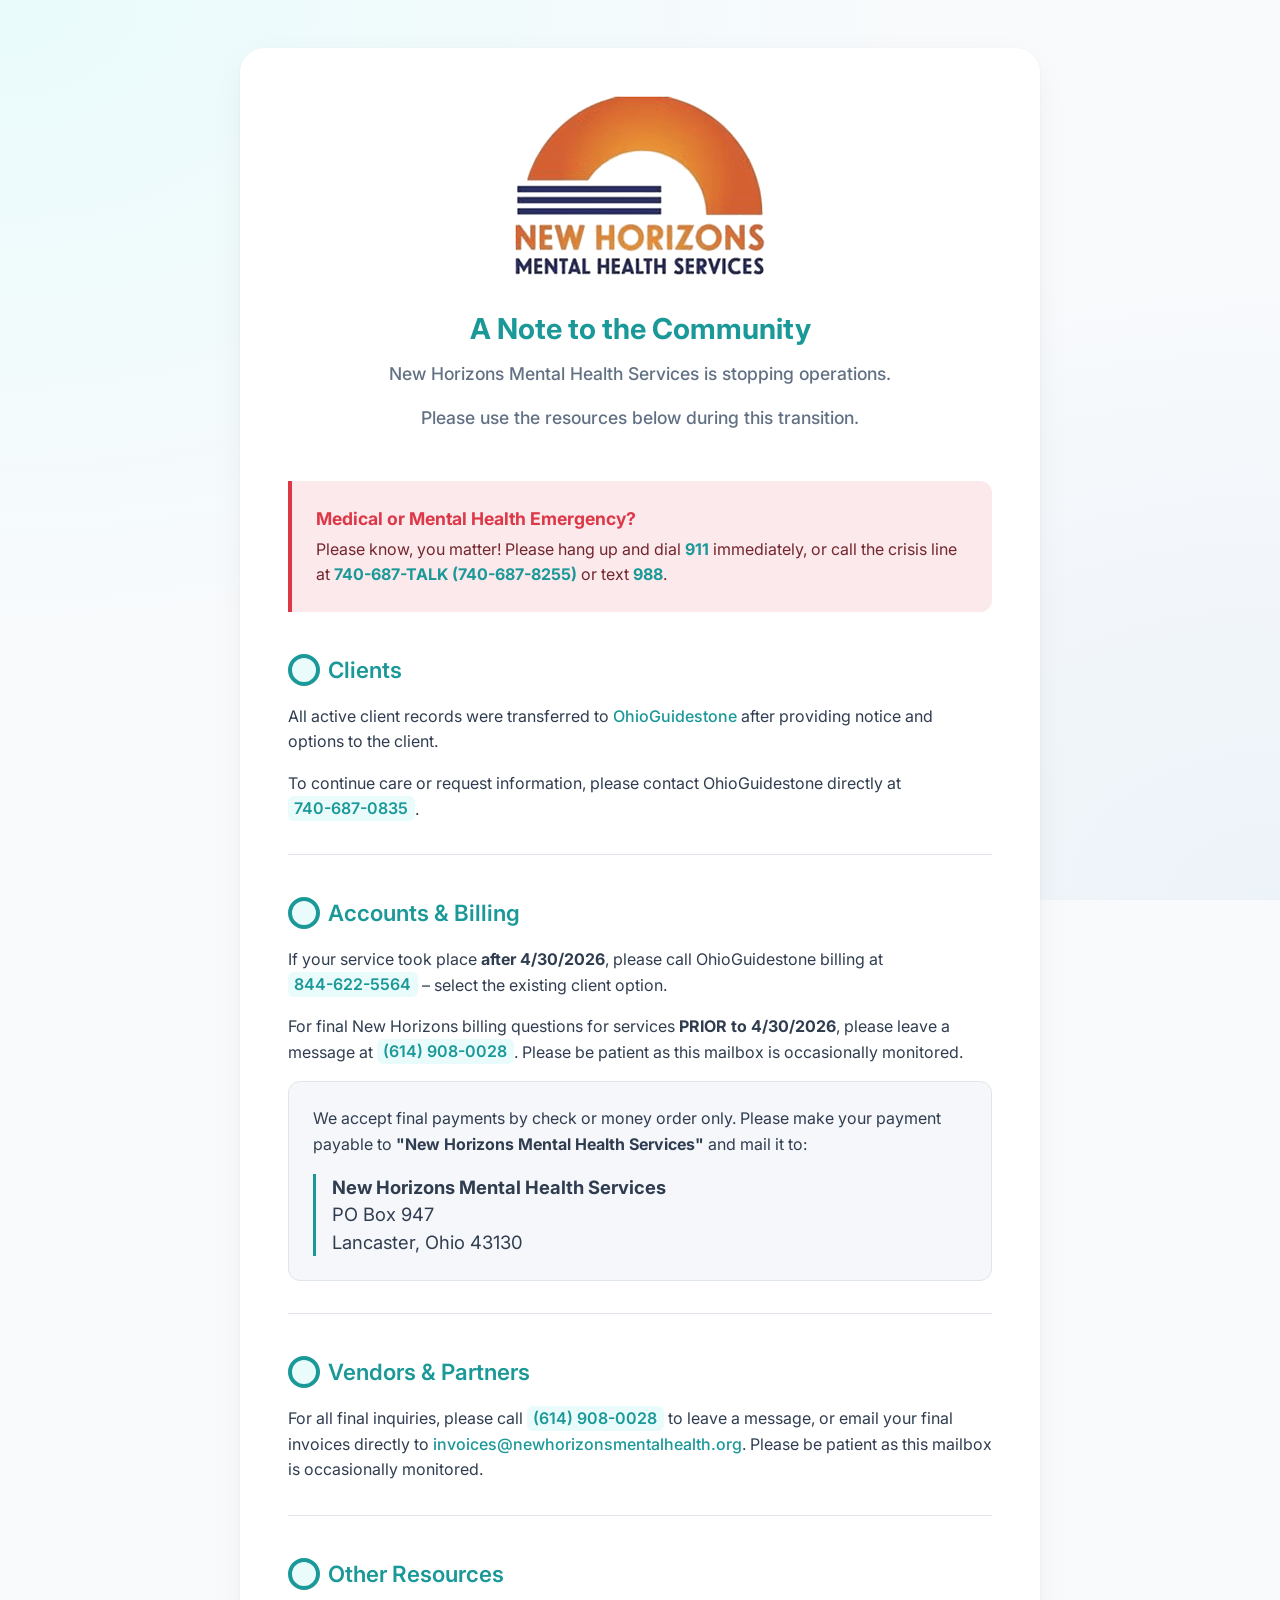
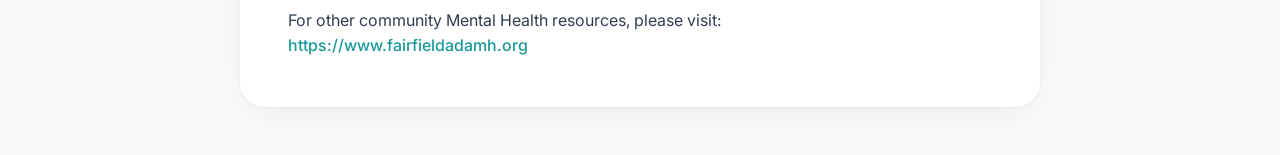
<file: index.html>
<!DOCTYPE html>
<html lang="en-US">

<head>
  <meta charset="UTF-8">
  <meta name="viewport" content="width=device-width, initial-scale=1.0">
  <meta name="description"
    content="New Horizons Mental Health Services is stopping operations. Please find resources for billing, records, and community support here.">
  <title>New Horizons Mental Health Services</title>

  <link rel="canonical" href="https://newhorizonsmentalhealth.org/">

  <!-- Fonts -->
  <link rel="preconnect" href="https://fonts.googleapis.com">
  <link rel="preconnect" href="https://fonts.gstatic.com" crossorigin>
  <link href="https://fonts.googleapis.com/css2?family=Inter:wght@400;500;600;700&display=swap" rel="stylesheet">

  <!-- Styles -->
  <link rel="stylesheet" href="style.css">
</head>

<body>

  <div class="container">
    <header class="header">
      <img src="logo.png" alt="New Horizons Mental Health Services Logo" class="logo">
      <h1>A Note to the Community</h1>
      <p class="subtitle">New Horizons Mental Health Services is stopping operations.</p>
      <p class="subtitle">Please use the resources below during this transition.</p>
    </header>

    <main class="content">

      <div class="alert-box">
        <strong class="alert-box-title">Medical or Mental Health Emergency?</strong>
        <p>Please know, you matter! Please hang up and dial <a href="tel:911"><strong>911</strong></a> immediately, or
          call the crisis line at <a href="tel:740-687-8255"><strong>740-687-TALK (740-687-8255)</strong></a> or text <a
            href="tel:988"><strong>988</strong></a>.</p>
      </div>

      <section class="section">
        <h2>Clients</h2>
        <p>All active client records were transferred to <a href="https://ohioguidestone.org/" target="_blank"
            rel="noopener noreferrer">OhioGuidestone</a> after providing notice and options to the client.</p>
        <p>To continue care or request information, please contact OhioGuidestone directly at <a href="tel:740-687-0835"
            class="contact-highlight">740-687-0835</a>.</p>
      </section>

      <section class="section">
        <h2>Accounts &amp; Billing</h2>
        <p>If your service took place <strong>after 4/30/2026</strong>, please call OhioGuidestone billing at <a
            href="tel:844-622-5564" class="contact-highlight">844-622-5564</a> &ndash; select the existing client
          option.</p>
        <p>For final New Horizons billing questions for services <strong>PRIOR to 4/30/2026</strong>, please leave a
          message at <a href="tel:614-908-0028" class="contact-highlight">(614) 908-0028</a>. Please be patient as this
          mailbox is occasionally monitored.</p>

        <div class="address-block">
          <p>We accept final payments by check or money order only. Please make your payment payable to <strong>"New
              Horizons Mental Health Services"</strong> and mail it to:</p>
          <address class="mailing-address">
            <strong>New Horizons Mental Health Services</strong><br>
            PO Box 947<br>
            Lancaster, Ohio 43130
          </address>
        </div>
      </section>

      <section class="section">
        <h2>Vendors &amp; Partners</h2>
        <p>For all final inquiries, please call <a href="tel:614-908-0028" class="contact-highlight">(614) 908-0028</a>
          to leave a message, or email your final invoices directly to <a
            href="mailto:invoices@newhorizonsmentalhealth.org">invoices@newhorizonsmentalhealth.org</a>. Please be
          patient as this mailbox is occasionally monitored.</p>
      </section>

      <section class="section">
        <h2>Other Resources</h2>
        <p>For other community Mental Health resources, please visit: <br><a href="https://www.fairfieldadamh.org/"
            target="_blank" rel="noopener noreferrer">https://www.fairfieldadamh.org</a></p>
      </section>

    </main>
  </div>

</body>

</html>
</file>
<file: style.css>
:root {
  --primary: hsl(180, 70%, 35%);
  --primary-light: hsl(180, 70%, 95%);
  --text-main: hsl(215, 25%, 25%);
  --text-muted: hsl(215, 15%, 45%);
  --bg: hsl(210, 33%, 98%);
  --card-bg: hsl(0, 0%, 100%);
  --danger: hsl(354, 70%, 54%);
}

* {
  box-sizing: border-box;
  margin: 0;
  padding: 0;
}

body {
  font-family: 'Inter', system-ui, -apple-system, BlinkMacSystemFont, "Segoe UI", Roboto, sans-serif;
  background-color: var(--bg);
  background-image: radial-gradient(at 0% 0%, hsla(180, 70%, 95%, 1) 0, transparent 50%), 
                    radial-gradient(at 100% 100%, hsla(210, 50%, 95%, 1) 0, transparent 50%);
  background-attachment: fixed;
  color: var(--text-main);
  line-height: 1.6;
  min-height: 100vh;
  display: flex;
  flex-direction: column;
  align-items: center;
  padding: 3rem 1rem;
}

.container {
  width: 100%;
  max-width: 800px;
  background-color: var(--card-bg);
  border-radius: 24px;
  box-shadow: 0 10px 40px -10px rgba(0,0,0,0.08), 
              0 1px 3px rgba(0,0,0,0.05);
  overflow: hidden;
}

.header {
  text-align: center;
  padding: 3rem 2rem 1rem;
}

.logo {
  max-width: 250px;
  height: auto;
  margin-bottom: 1.5rem;
}

h1 {
  font-size: 1.8rem;
  font-weight: 700;
  color: var(--primary);
  margin-bottom: 0.5rem;
}

.subtitle {
  color: var(--text-muted);
  font-size: 1.1rem;
  font-weight: 500;
}

.content {
  padding: 2rem 3rem 3rem;
}

.alert-box {
  background-color: hsla(354, 70%, 95%, 1);
  border-left: 4px solid var(--danger);
  padding: 1.5rem;
  border-radius: 0 12px 12px 0;
  margin-bottom: 2.5rem;
}

.alert-box-title {
  color: var(--danger);
  display: block;
  font-size: 1.1rem;
  margin-bottom: 0.25rem;
}

.alert-box p {
  color: hsl(354, 50%, 30%);
  margin: 0;
}

.section {
  margin-bottom: 2.5rem;
  padding-bottom: 2rem;
  border-bottom: 1px solid hsla(215, 20%, 90%, 1);
}

.section:last-child {
  border-bottom: none;
  margin-bottom: 0;
  padding-bottom: 0;
}

h2 {
  font-size: 1.4rem;
  font-weight: 600;
  color: var(--primary);
  margin-bottom: 1rem;
  display: flex;
  align-items: center;
  gap: 0.5rem;
}

h2::before {
  content: "";
  display: inline-block;
  width: 24px;
  height: 24px;
  background-color: var(--primary-light);
  border-radius: 50%;
  border: 4px solid var(--primary);
}

p {
  margin-bottom: 1rem;
}

p:last-child {
  margin-bottom: 0;
}

a {
  color: var(--primary);
  text-decoration: none;
  font-weight: 500;
  position: relative;
  transition: color 0.2s ease;
}

a:hover {
  color: hsl(180, 80%, 25%);
}

a::after {
  content: '';
  position: absolute;
  width: 100%;
  transform: scaleX(0);
  height: 2px;
  bottom: -2px;
  left: 0;
  background-color: var(--primary);
  transform-origin: bottom right;
  transition: transform 0.25s ease-out;
}

a:hover::after {
  transform: scaleX(1);
  transform-origin: bottom left;
}

.contact-highlight {
  display: inline;
  background-color: var(--primary-light);
  padding: 0.15rem 0.4rem;
  border-radius: 6px;
  font-weight: 600;
  color: var(--primary);
  transition: background-color 0.2s ease, color 0.2s ease;
  white-space: nowrap;
}

.contact-highlight:hover {
  background-color: var(--primary);
  color: var(--card-bg);
}

.address-block {
  background-color: hsla(210, 33%, 97%, 1);
  padding: 1.5rem;
  border-radius: 12px;
  margin-top: 1rem;
  font-style: normal;
  border: 1px solid hsla(215, 20%, 90%, 1);
}

.mailing-address {
  font-style: normal;
  font-size: 1.15rem;
  line-height: 1.5;
  margin-top: 1rem;
  color: var(--text-main);
  border-left: 3px solid var(--primary);
  padding-left: 1rem;
}

@media (max-width: 600px) {
  .content {
    padding: 1.5rem 1.5rem 2.5rem;
  }
  
  .header {
    padding: 2.5rem 1.5rem 1rem;
  }
}
</file>
